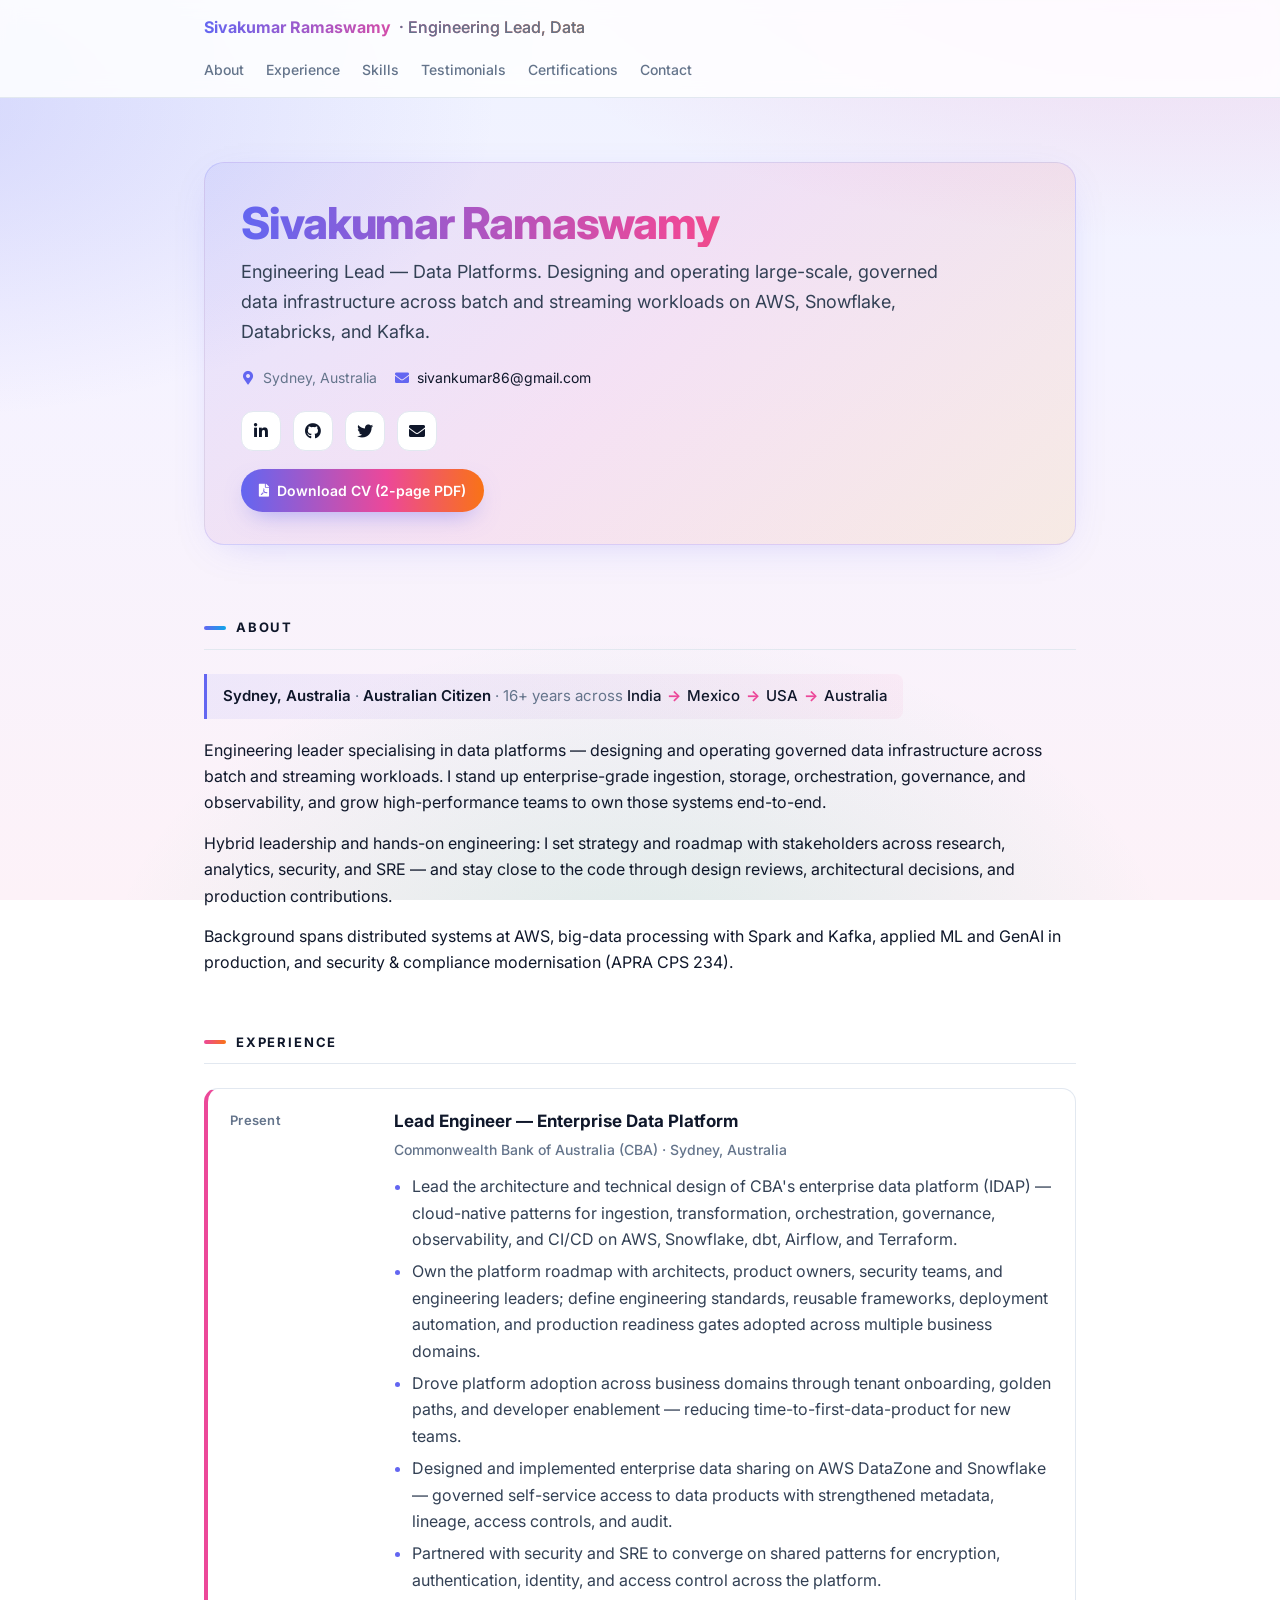
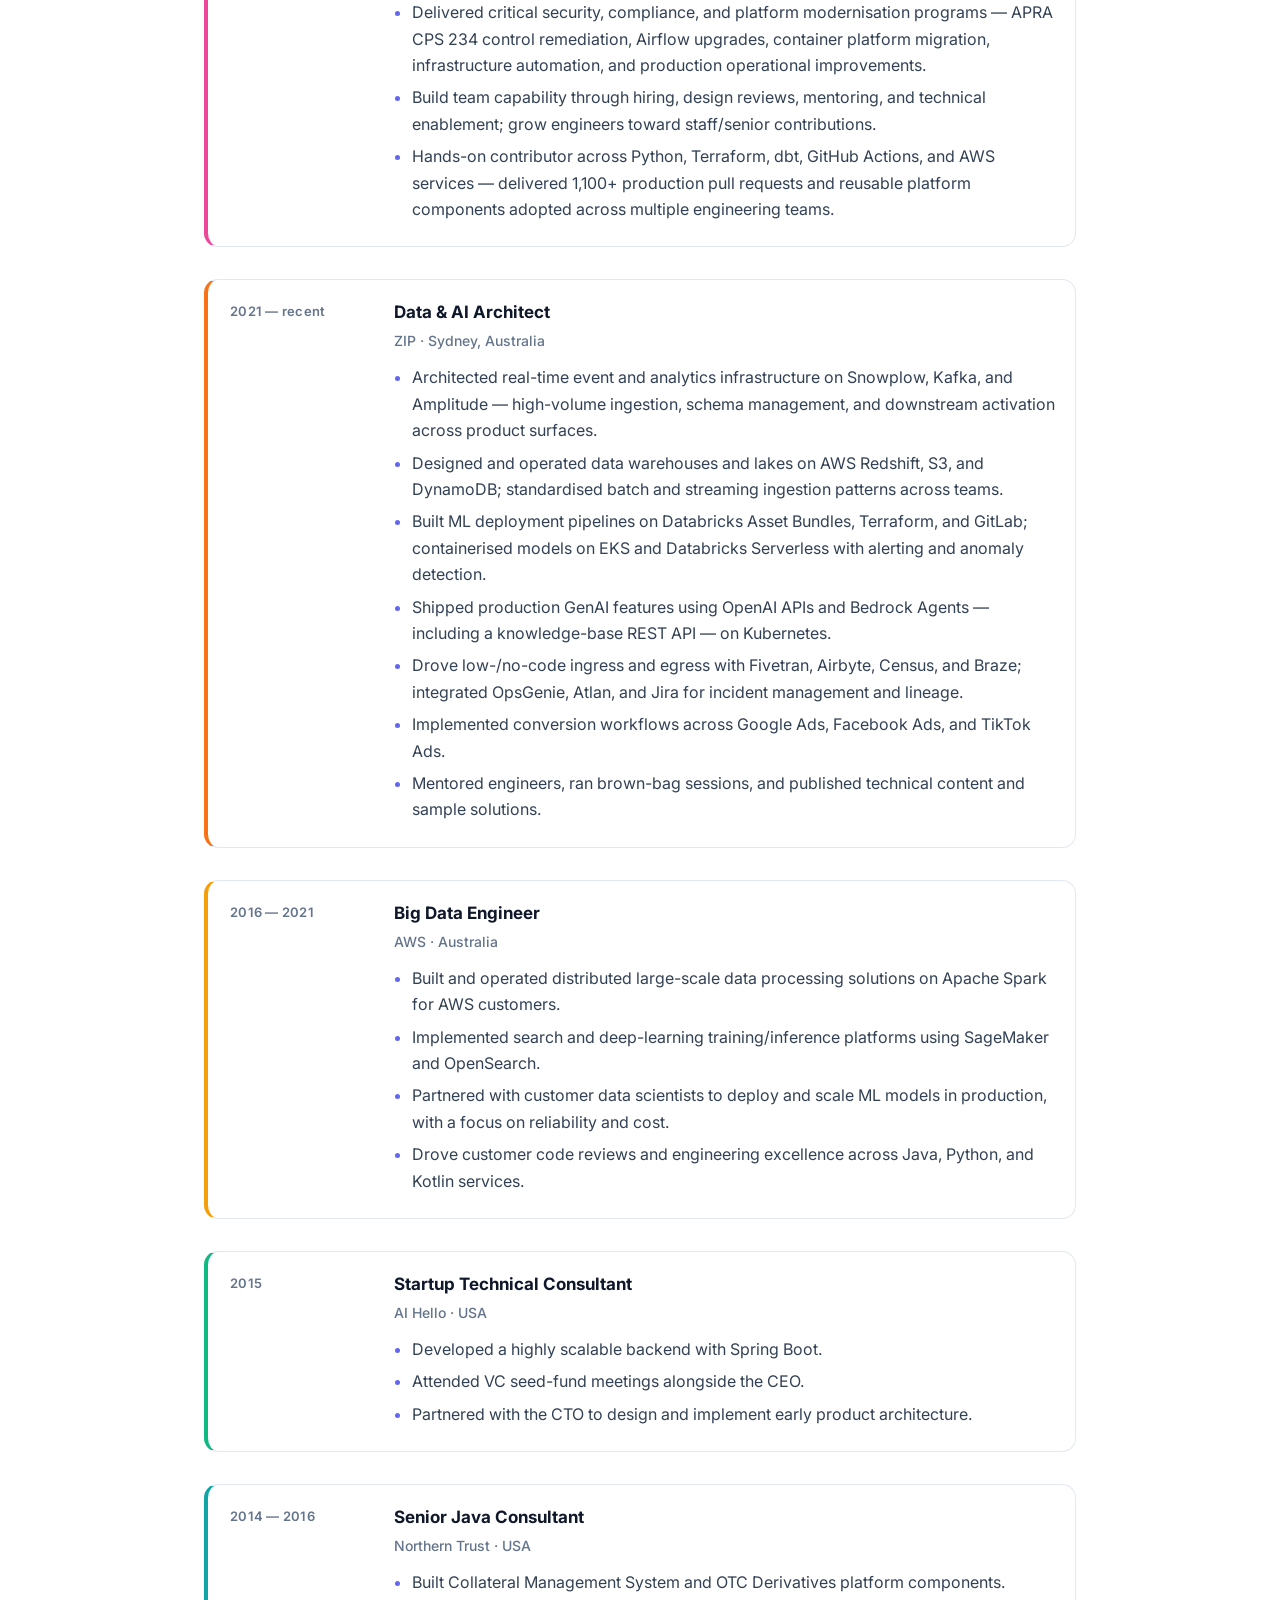
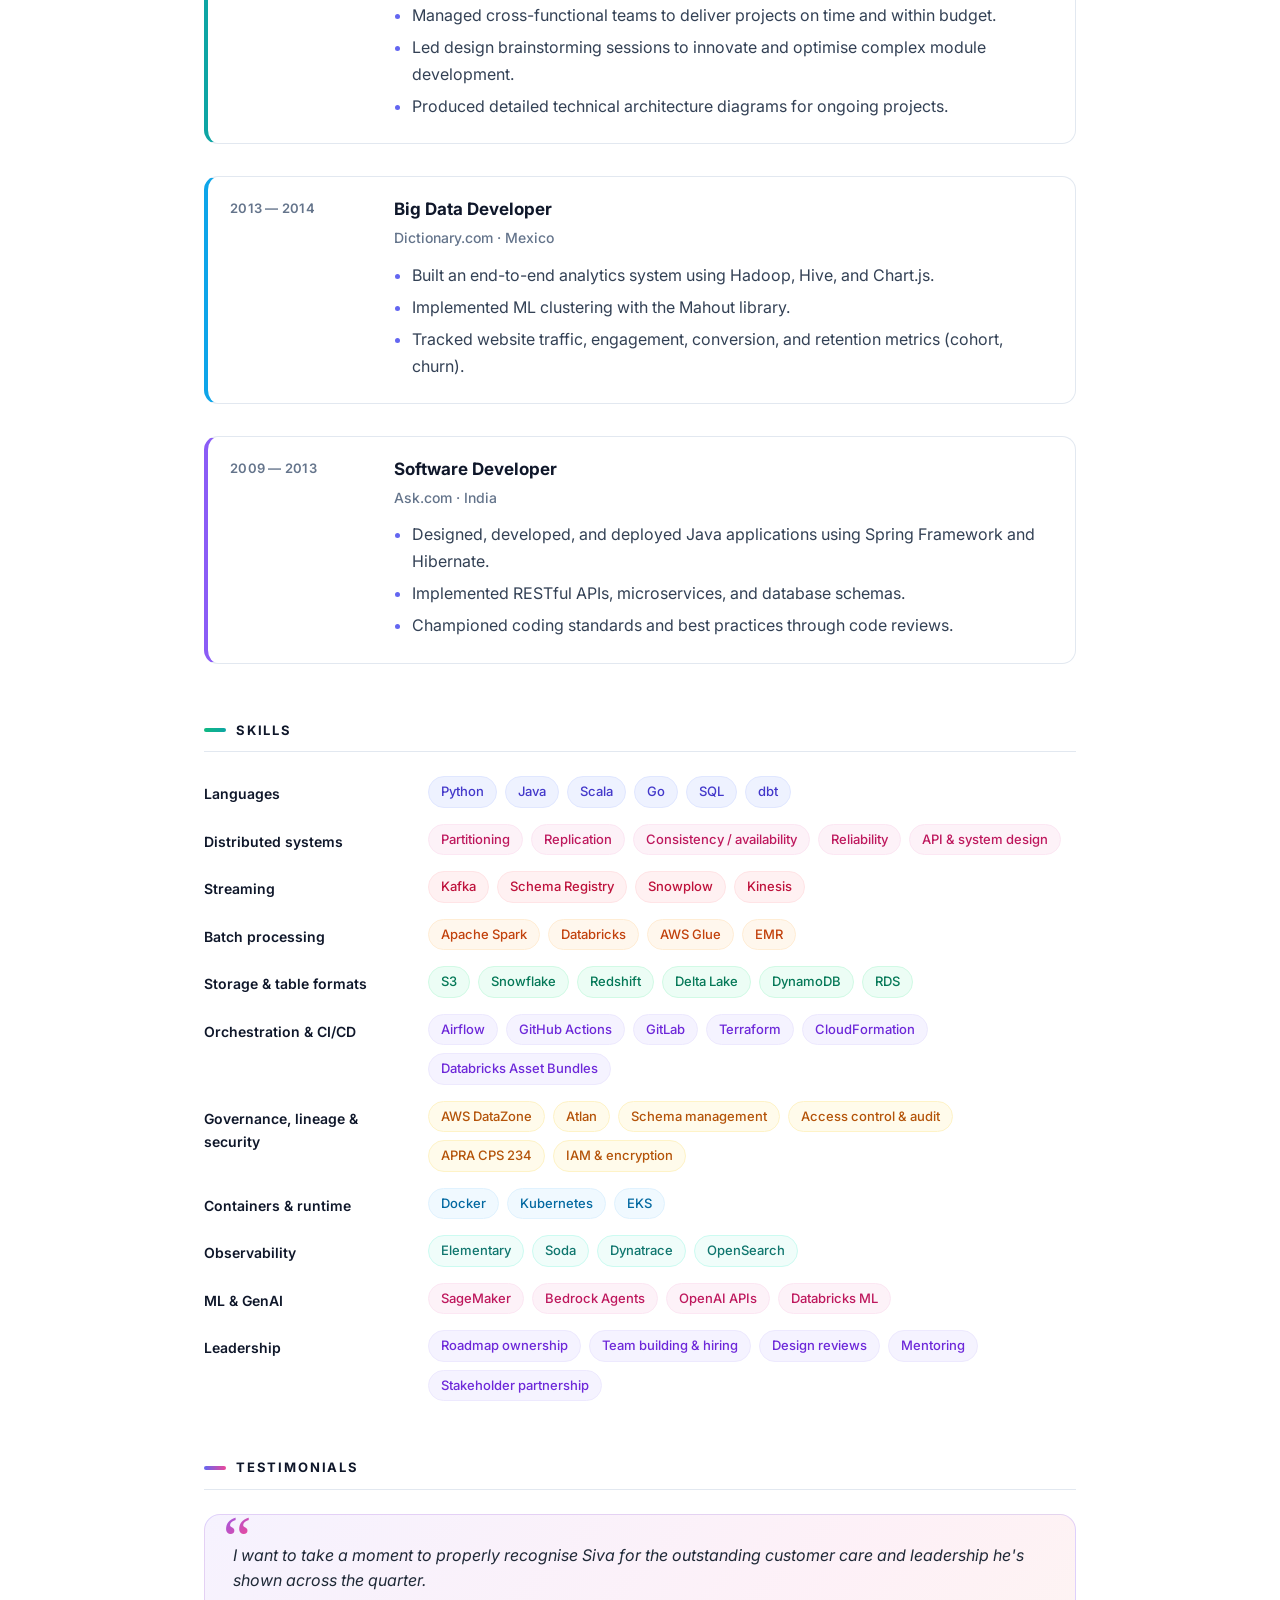
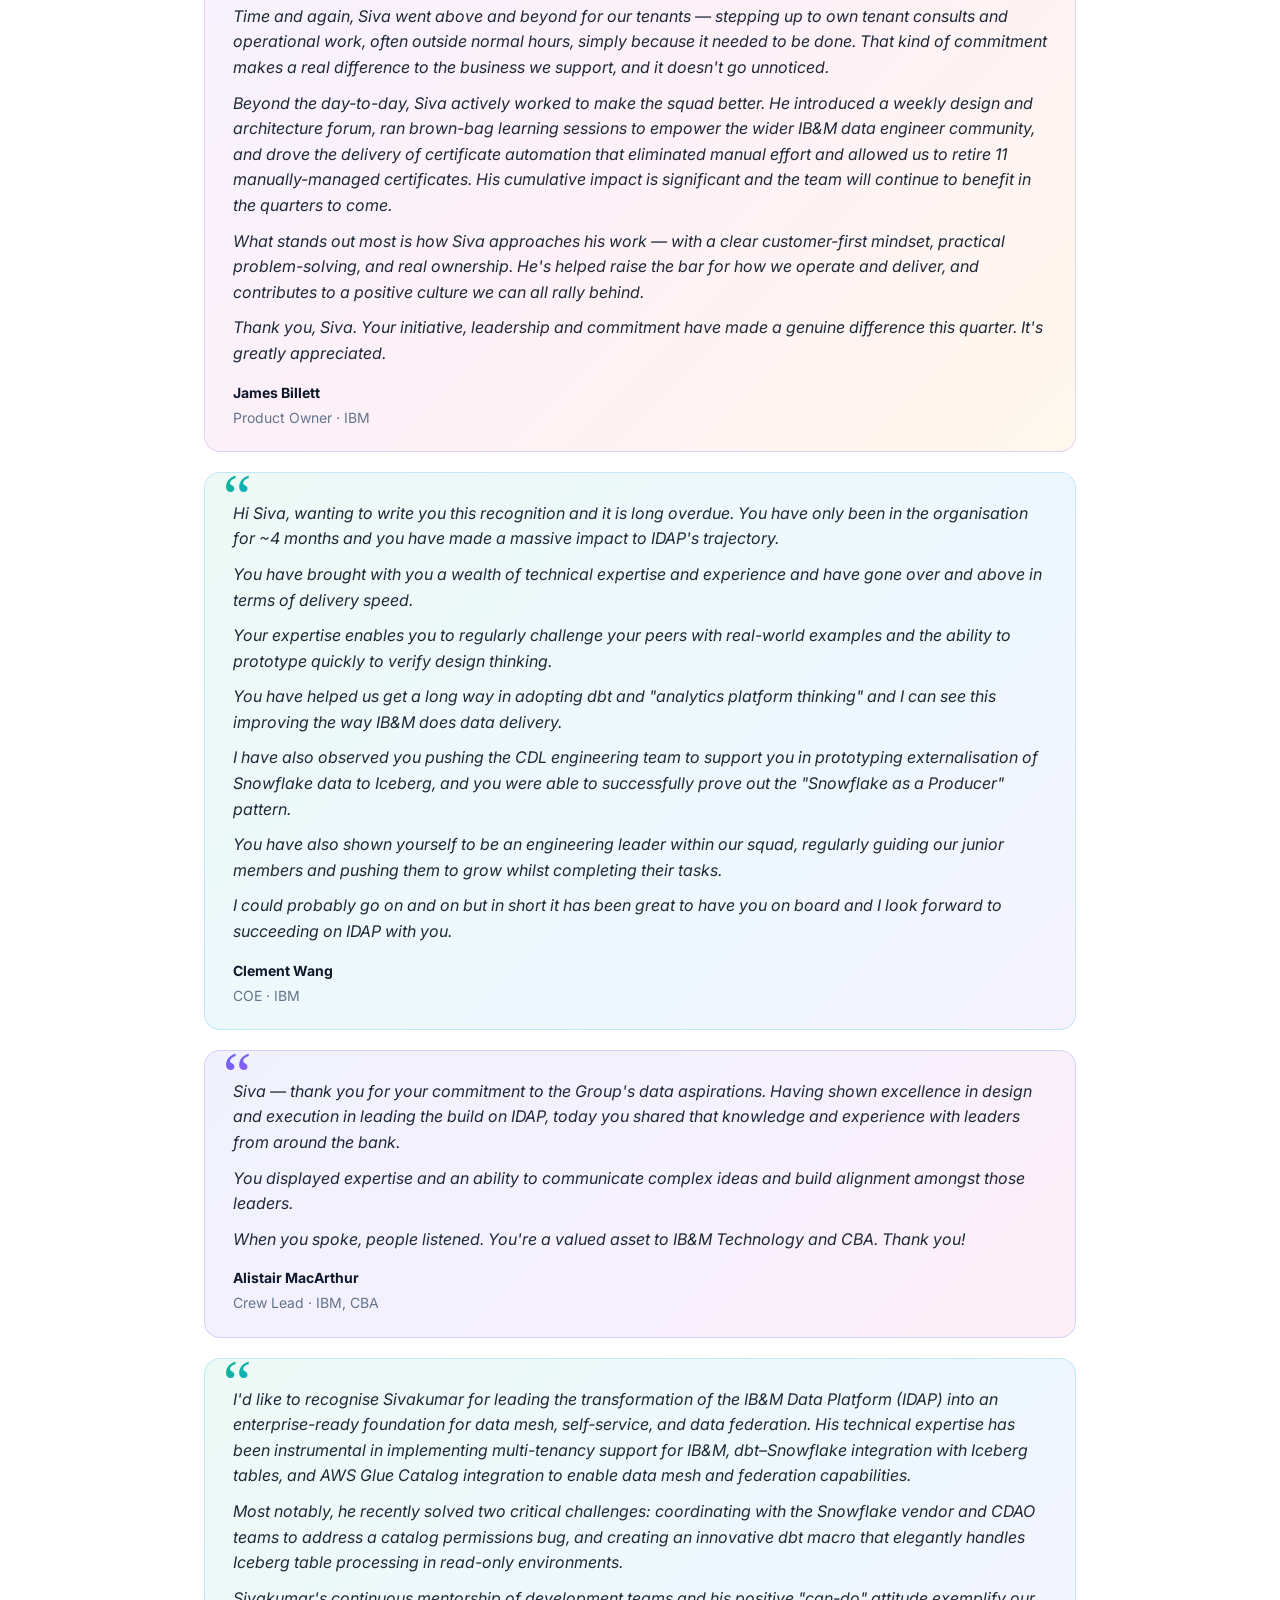
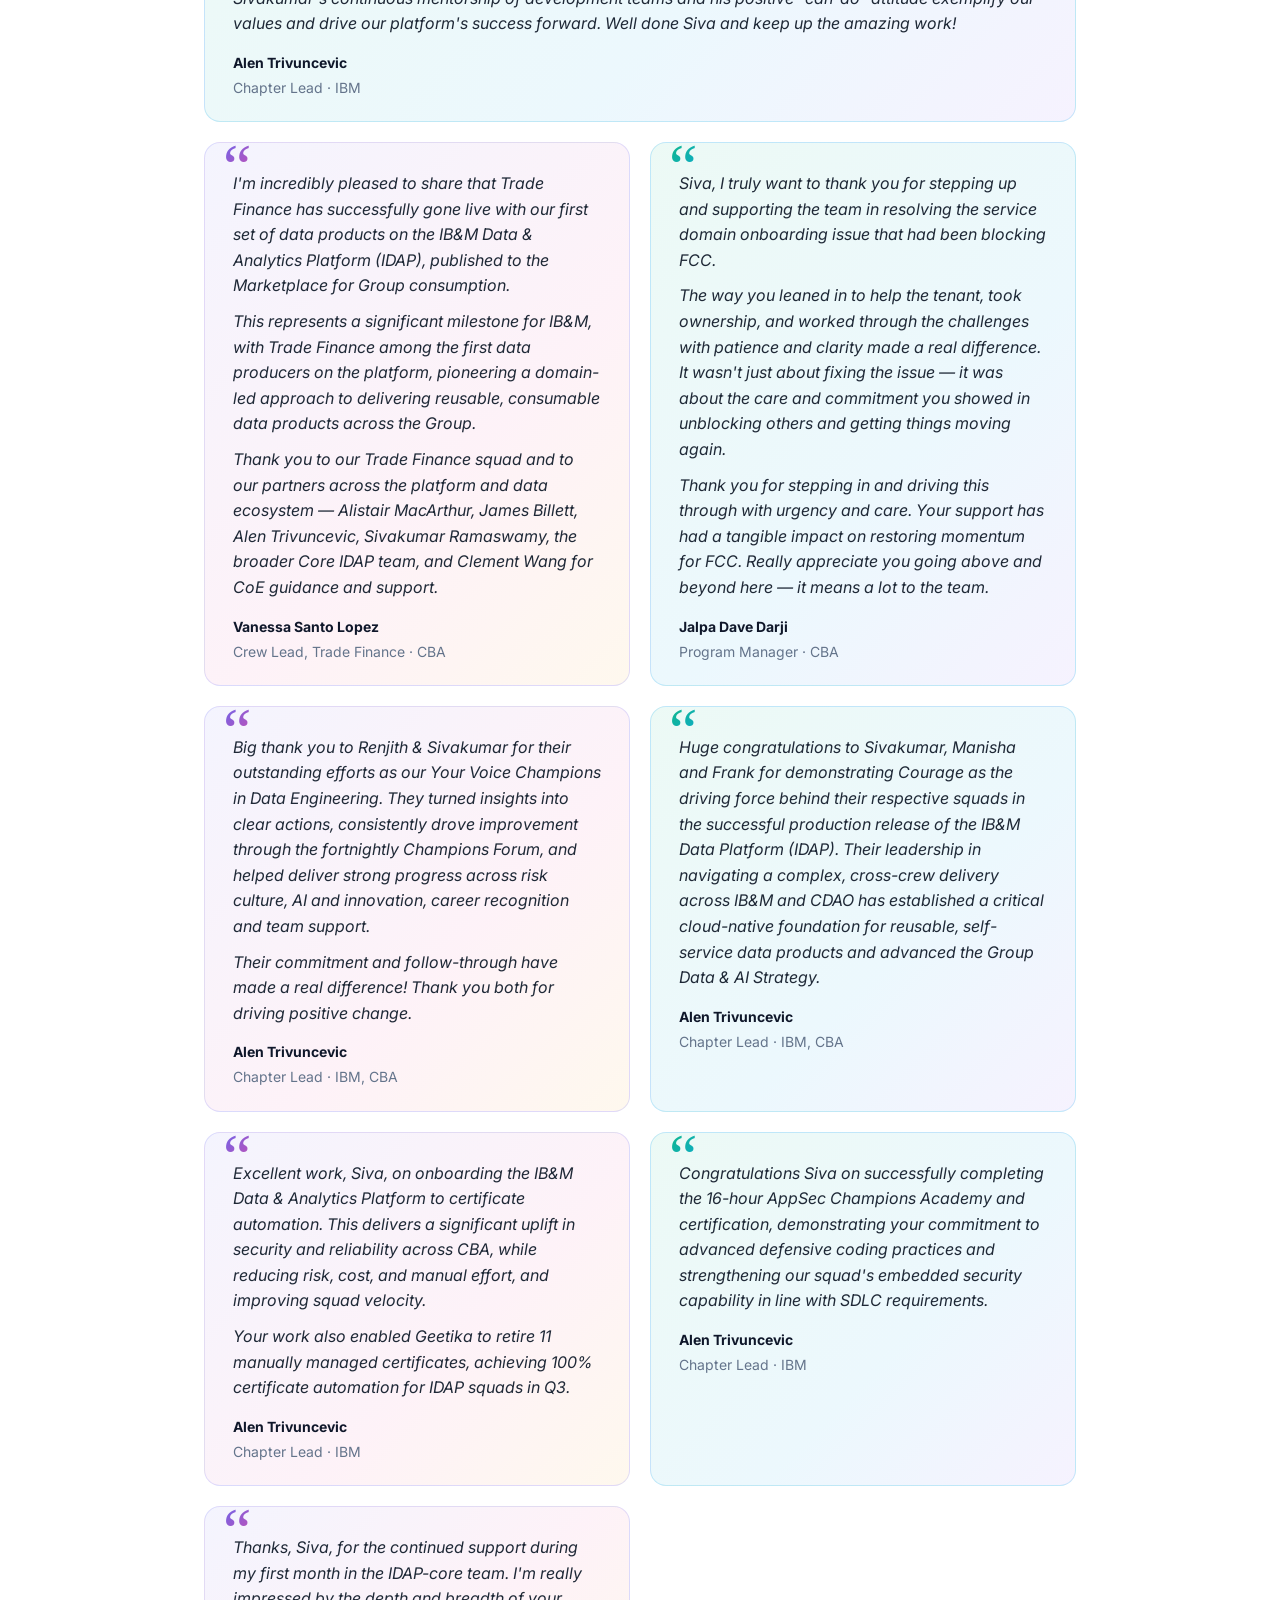
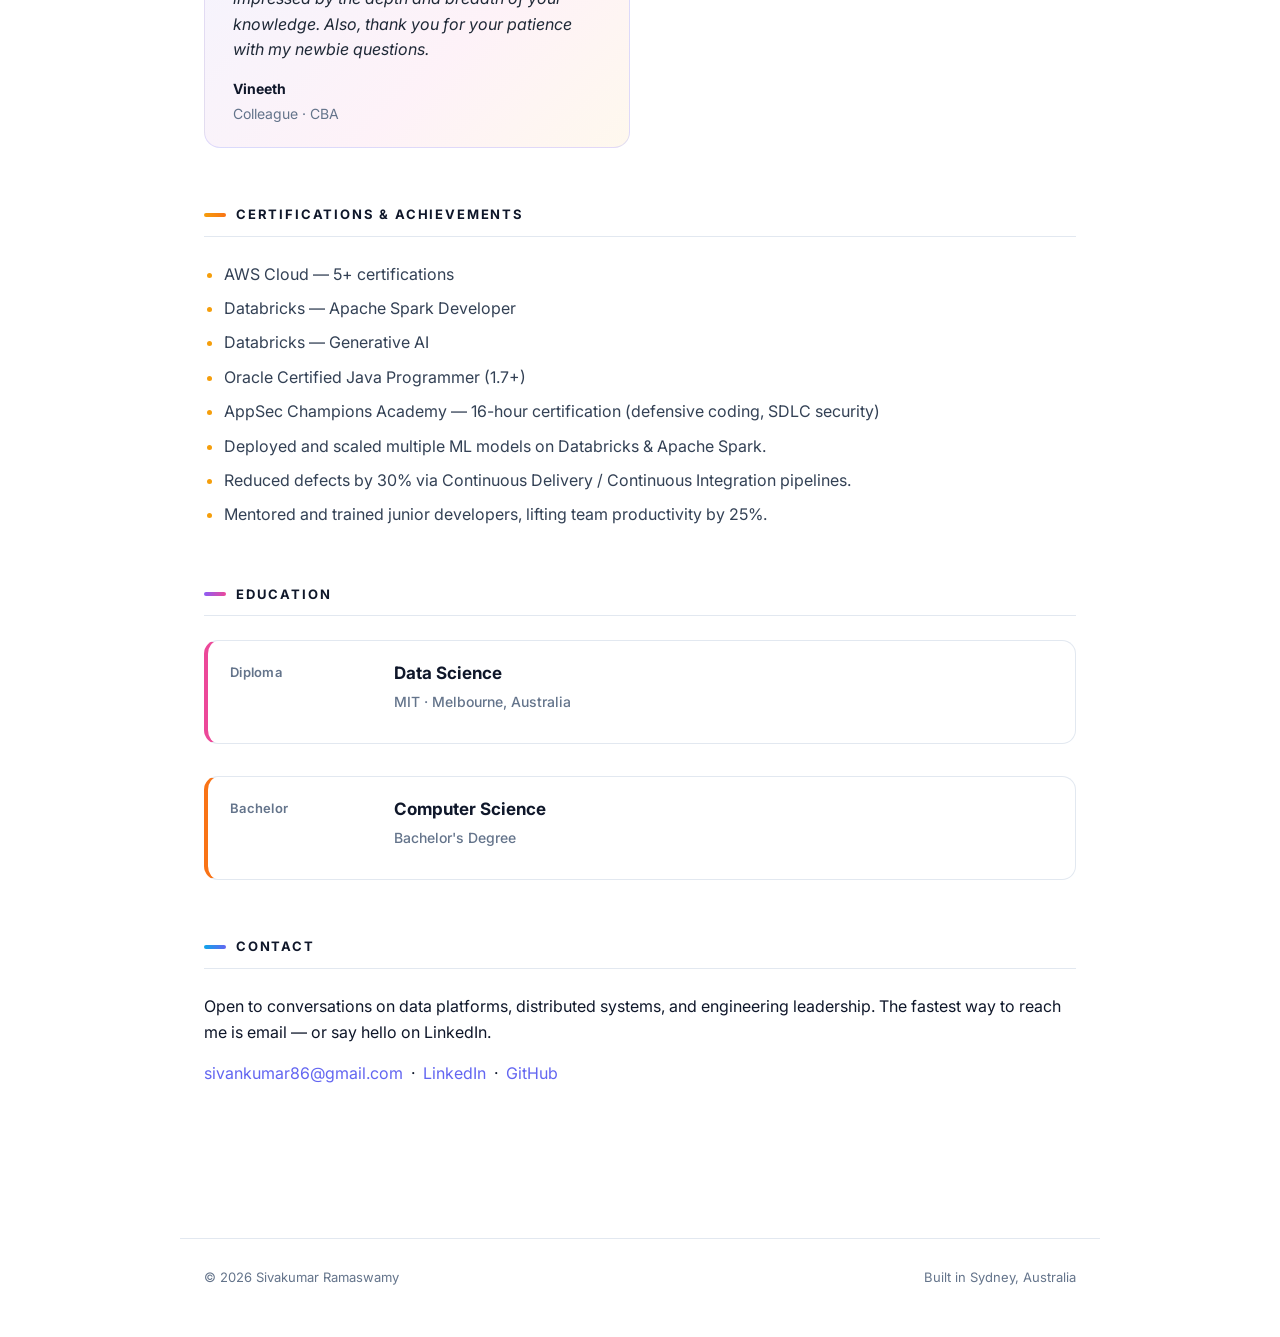
<file: index.html>
<!DOCTYPE HTML>
<html lang="en">
	<head>
		<title>Sivakumar Ramaswamy — Engineering Lead, Data Platforms</title>
		<meta charset="utf-8" />
		<meta name="viewport" content="width=device-width, initial-scale=1" />
		<meta name="description" content="Sivakumar Ramaswamy — Engineering Lead, Data Platforms. Building and operating large-scale, governed data infrastructure on AWS, Snowflake, Databricks, and Kafka." />
		<link rel="stylesheet" href="assets/css/profile.css" />
	</head>
	<body>

		<header class="topnav">
			<div class="topnav-inner">
				<a href="#top" class="brand">Sivakumar Ramaswamy<span class="role">· Engineering Lead, Data</span></a>
				<nav>
					<ul>
						<li><a href="#about">About</a></li>
						<li><a href="#experience">Experience</a></li>
						<li><a href="#skills">Skills</a></li>
						<li><a href="#testimonials">Testimonials</a></li>
						<li><a href="#certifications">Certifications</a></li>
						<li><a href="#contact">Contact</a></li>
					</ul>
				</nav>
			</div>
		</header>

		<main class="wrap" id="top">

			<section class="hero">
				<h1>Sivakumar Ramaswamy</h1>
				<p class="tagline">Engineering Lead — Data Platforms. Designing and operating large-scale, governed data infrastructure across batch and streaming workloads on AWS, Snowflake, Databricks, and Kafka.</p>
				<div class="meta">
					<span><i class="fas fa-map-marker-alt"></i>Sydney, Australia</span>
					<span><i class="fas fa-envelope"></i><a href="mailto:sivankumar86@gmail.com">sivankumar86@gmail.com</a></span>
				</div>
				<ul class="socials">
					<li><a href="https://www.linkedin.com/in/sivankumar86/" aria-label="LinkedIn" class="s-linkedin"><i class="fab fa-linkedin-in"></i><span class="label">LinkedIn</span></a></li>
					<li><a href="https://github.com/sivankumar86" aria-label="GitHub" class="s-github"><i class="fab fa-github"></i><span class="label">GitHub</span></a></li>
					<li><a href="https://x.com/sivankumar86" aria-label="Twitter" class="s-twitter"><i class="fab fa-twitter"></i><span class="label">Twitter</span></a></li>
					<li><a href="mailto:sivankumar86@gmail.com" aria-label="Email" class="s-email"><i class="fas fa-envelope"></i><span class="label">Email</span></a></li>
				</ul>
				<p class="cv-cta">
					<a href="resume.html" class="btn-cv"><i class="fas fa-file-pdf"></i> Download CV (2-page PDF)</a>
				</p>
			</section>

			<section id="about">
				<h2>About</h2>
				<p class="about-highlight"><strong>Sydney, Australia</strong> · <strong>Australian Citizen</strong> · 16+ years across <span class="journey">India <span class="arrow">→</span> Mexico <span class="arrow">→</span> USA <span class="arrow">→</span> Australia</span></p>
				<p>Engineering leader specialising in data platforms — designing and operating governed data infrastructure across batch and streaming workloads. I stand up enterprise-grade ingestion, storage, orchestration, governance, and observability, and grow high-performance teams to own those systems end-to-end.</p>
				<p>Hybrid leadership and hands-on engineering: I set strategy and roadmap with stakeholders across research, analytics, security, and SRE — and stay close to the code through design reviews, architectural decisions, and production contributions.</p>
				<p>Background spans distributed systems at AWS, big-data processing with Spark and Kafka, applied ML and GenAI in production, and security &amp; compliance modernisation (APRA CPS 234).</p>
			</section>

			<section id="experience">
				<h2>Experience</h2>

				<article class="job">
					<div class="when">Present</div>
					<div>
						<h3>Lead Engineer — Enterprise Data Platform</h3>
						<div class="company">Commonwealth Bank of Australia (CBA) · Sydney, Australia</div>
						<ul>
							<li>Lead the architecture and technical design of CBA's enterprise data platform (IDAP) — cloud-native patterns for ingestion, transformation, orchestration, governance, observability, and CI/CD on AWS, Snowflake, dbt, Airflow, and Terraform.</li>
							<li>Own the platform roadmap with architects, product owners, security teams, and engineering leaders; define engineering standards, reusable frameworks, deployment automation, and production readiness gates adopted across multiple business domains.</li>
							<li>Drove platform adoption across business domains through tenant onboarding, golden paths, and developer enablement — reducing time-to-first-data-product for new teams.</li>
							<li>Designed and implemented enterprise data sharing on AWS DataZone and Snowflake — governed self-service access to data products with strengthened metadata, lineage, access controls, and audit.</li>
							<li>Partnered with security and SRE to converge on shared patterns for encryption, authentication, identity, and access control across the platform.</li>
							<li>Delivered critical security, compliance, and platform modernisation programs — APRA CPS 234 control remediation, Airflow upgrades, container platform migration, infrastructure automation, and production operational improvements.</li>
							<li>Build team capability through hiring, design reviews, mentoring, and technical enablement; grow engineers toward staff/senior contributions.</li>
							<li>Hands-on contributor across Python, Terraform, dbt, GitHub Actions, and AWS services — delivered 1,100+ production pull requests and reusable platform components adopted across multiple engineering teams.</li>
						</ul>
					</div>
				</article>

				<article class="job">
					<div class="when">2021 — recent</div>
					<div>
						<h3>Data &amp; AI Architect</h3>
						<div class="company">ZIP · Sydney, Australia</div>
						<ul>
							<li>Architected real-time event and analytics infrastructure on Snowplow, Kafka, and Amplitude — high-volume ingestion, schema management, and downstream activation across product surfaces.</li>
							<li>Designed and operated data warehouses and lakes on AWS Redshift, S3, and DynamoDB; standardised batch and streaming ingestion patterns across teams.</li>
							<li>Built ML deployment pipelines on Databricks Asset Bundles, Terraform, and GitLab; containerised models on EKS and Databricks Serverless with alerting and anomaly detection.</li>
							<li>Shipped production GenAI features using OpenAI APIs and Bedrock Agents — including a knowledge-base REST API — on Kubernetes.</li>
							<li>Drove low-/no-code ingress and egress with Fivetran, Airbyte, Census, and Braze; integrated OpsGenie, Atlan, and Jira for incident management and lineage.</li>
							<li>Implemented conversion workflows across Google Ads, Facebook Ads, and TikTok Ads.</li>
							<li>Mentored engineers, ran brown-bag sessions, and published technical content and sample solutions.</li>
						</ul>
					</div>
				</article>

				<article class="job">
					<div class="when">2016 — 2021</div>
					<div>
						<h3>Big Data Engineer</h3>
						<div class="company">AWS · Australia</div>
						<ul>
							<li>Built and operated distributed large-scale data processing solutions on Apache Spark for AWS customers.</li>
							<li>Implemented search and deep-learning training/inference platforms using SageMaker and OpenSearch.</li>
							<li>Partnered with customer data scientists to deploy and scale ML models in production, with a focus on reliability and cost.</li>
							<li>Drove customer code reviews and engineering excellence across Java, Python, and Kotlin services.</li>
						</ul>
					</div>
				</article>

				<article class="job">
					<div class="when">2015</div>
					<div>
						<h3>Startup Technical Consultant</h3>
						<div class="company">AI Hello · USA</div>
						<ul>
							<li>Developed a highly scalable backend with Spring Boot.</li>
							<li>Attended VC seed-fund meetings alongside the CEO.</li>
							<li>Partnered with the CTO to design and implement early product architecture.</li>
						</ul>
					</div>
				</article>

				<article class="job">
					<div class="when">2014 — 2016</div>
					<div>
						<h3>Senior Java Consultant</h3>
						<div class="company">Northern Trust · USA</div>
						<ul>
							<li>Built Collateral Management System and OTC Derivatives platform components.</li>
							<li>Managed cross-functional teams to deliver projects on time and within budget.</li>
							<li>Led design brainstorming sessions to innovate and optimise complex module development.</li>
							<li>Produced detailed technical architecture diagrams for ongoing projects.</li>
						</ul>
					</div>
				</article>

				<article class="job">
					<div class="when">2013 — 2014</div>
					<div>
						<h3>Big Data Developer</h3>
						<div class="company">Dictionary.com · Mexico</div>
						<ul>
							<li>Built an end-to-end analytics system using Hadoop, Hive, and Chart.js.</li>
							<li>Implemented ML clustering with the Mahout library.</li>
							<li>Tracked website traffic, engagement, conversion, and retention metrics (cohort, churn).</li>
						</ul>
					</div>
				</article>

				<article class="job">
					<div class="when">2009 — 2013</div>
					<div>
						<h3>Software Developer</h3>
						<div class="company">Ask.com · India</div>
						<ul>
							<li>Designed, developed, and deployed Java applications using Spring Framework and Hibernate.</li>
							<li>Implemented RESTful APIs, microservices, and database schemas.</li>
							<li>Championed coding standards and best practices through code reviews.</li>
						</ul>
					</div>
				</article>
			</section>

			<section id="skills">
				<h2>Skills</h2>
				<dl class="skills-grid">
					<dt>Languages</dt>
					<dd>
						<span class="chip c-indigo">Python</span>
						<span class="chip c-indigo">Java</span>
						<span class="chip c-indigo">Scala</span>
						<span class="chip c-indigo">Go</span>
						<span class="chip c-indigo">SQL</span>
						<span class="chip c-indigo">dbt</span>
					</dd>

					<dt>Distributed systems</dt>
					<dd>
						<span class="chip c-pink">Partitioning</span>
						<span class="chip c-pink">Replication</span>
						<span class="chip c-pink">Consistency / availability</span>
						<span class="chip c-pink">Reliability</span>
						<span class="chip c-pink">API &amp; system design</span>
					</dd>

					<dt>Streaming</dt>
					<dd>
						<span class="chip c-rose">Kafka</span>
						<span class="chip c-rose">Schema Registry</span>
						<span class="chip c-rose">Snowplow</span>
						<span class="chip c-rose">Kinesis</span>
					</dd>

					<dt>Batch processing</dt>
					<dd>
						<span class="chip c-orange">Apache Spark</span>
						<span class="chip c-orange">Databricks</span>
						<span class="chip c-orange">AWS Glue</span>
						<span class="chip c-orange">EMR</span>
					</dd>

					<dt>Storage &amp; table formats</dt>
					<dd>
						<span class="chip c-emerald">S3</span>
						<span class="chip c-emerald">Snowflake</span>
						<span class="chip c-emerald">Redshift</span>
						<span class="chip c-emerald">Delta Lake</span>
						<span class="chip c-emerald">DynamoDB</span>
						<span class="chip c-emerald">RDS</span>
					</dd>

					<dt>Orchestration &amp; CI/CD</dt>
					<dd>
						<span class="chip c-violet">Airflow</span>
						<span class="chip c-violet">GitHub Actions</span>
						<span class="chip c-violet">GitLab</span>
						<span class="chip c-violet">Terraform</span>
						<span class="chip c-violet">CloudFormation</span>
						<span class="chip c-violet">Databricks Asset Bundles</span>
					</dd>

					<dt>Governance, lineage &amp; security</dt>
					<dd>
						<span class="chip c-amber">AWS DataZone</span>
						<span class="chip c-amber">Atlan</span>
						<span class="chip c-amber">Schema management</span>
						<span class="chip c-amber">Access control &amp; audit</span>
						<span class="chip c-amber">APRA CPS 234</span>
						<span class="chip c-amber">IAM &amp; encryption</span>
					</dd>

					<dt>Containers &amp; runtime</dt>
					<dd>
						<span class="chip c-sky">Docker</span>
						<span class="chip c-sky">Kubernetes</span>
						<span class="chip c-sky">EKS</span>
					</dd>

					<dt>Observability</dt>
					<dd>
						<span class="chip c-teal">Elementary</span>
						<span class="chip c-teal">Soda</span>
						<span class="chip c-teal">Dynatrace</span>
						<span class="chip c-teal">OpenSearch</span>
					</dd>

					<dt>ML &amp; GenAI</dt>
					<dd>
						<span class="chip c-pink">SageMaker</span>
						<span class="chip c-pink">Bedrock Agents</span>
						<span class="chip c-pink">OpenAI APIs</span>
						<span class="chip c-pink">Databricks ML</span>
					</dd>

					<dt>Leadership</dt>
					<dd>
						<span class="chip c-violet">Roadmap ownership</span>
						<span class="chip c-violet">Team building &amp; hiring</span>
						<span class="chip c-violet">Design reviews</span>
						<span class="chip c-violet">Mentoring</span>
						<span class="chip c-violet">Stakeholder partnership</span>
					</dd>
				</dl>
			</section>

			<section id="testimonials">
				<h2>Testimonials</h2>
				<div class="quotes">
					<figure class="quote feature">
						<blockquote>
							<p>I want to take a moment to properly recognise Siva for the outstanding customer care and leadership he's shown across the quarter.</p>
							<p>Time and again, Siva went above and beyond for our tenants — stepping up to own tenant consults and operational work, often outside normal hours, simply because it needed to be done. That kind of commitment makes a real difference to the business we support, and it doesn't go unnoticed.</p>
							<p>Beyond the day-to-day, Siva actively worked to make the squad better. He introduced a weekly design and architecture forum, ran brown-bag learning sessions to empower the wider IB&amp;M data engineer community, and drove the delivery of certificate automation that eliminated manual effort and allowed us to retire 11 manually-managed certificates. His cumulative impact is significant and the team will continue to benefit in the quarters to come.</p>
							<p>What stands out most is how Siva approaches his work — with a clear customer-first mindset, practical problem-solving, and real ownership. He's helped raise the bar for how we operate and deliver, and contributes to a positive culture we can all rally behind.</p>
							<p>Thank you, Siva. Your initiative, leadership and commitment have made a genuine difference this quarter. It's greatly appreciated.</p>
						</blockquote>
						<figcaption>
							<span class="author">James Billett</span>
							<span class="role">Product Owner · IBM</span>
						</figcaption>
					</figure>

					<figure class="quote feature feature-alt">
						<blockquote>
							<p>Hi Siva, wanting to write you this recognition and it is long overdue. You have only been in the organisation for ~4 months and you have made a massive impact to IDAP's trajectory.</p>
							<p>You have brought with you a wealth of technical expertise and experience and have gone over and above in terms of delivery speed.</p>
							<p>Your expertise enables you to regularly challenge your peers with real-world examples and the ability to prototype quickly to verify design thinking.</p>
							<p>You have helped us get a long way in adopting dbt and "analytics platform thinking" and I can see this improving the way IB&amp;M does data delivery.</p>
							<p>I have also observed you pushing the CDL engineering team to support you in prototyping externalisation of Snowflake data to Iceberg, and you were able to successfully prove out the "Snowflake as a Producer" pattern.</p>
							<p>You have also shown yourself to be an engineering leader within our squad, regularly guiding our junior members and pushing them to grow whilst completing their tasks.</p>
							<p>I could probably go on and on but in short it has been great to have you on board and I look forward to succeeding on IDAP with you.</p>
						</blockquote>
						<figcaption>
							<span class="author">Clement Wang</span>
							<span class="role">COE · IBM</span>
						</figcaption>
					</figure>

					<figure class="quote feature feature-cool">
						<blockquote>
							<p>Siva — thank you for your commitment to the Group's data aspirations. Having shown excellence in design and execution in leading the build on IDAP, today you shared that knowledge and experience with leaders from around the bank.</p>
							<p>You displayed expertise and an ability to communicate complex ideas and build alignment amongst those leaders.</p>
							<p>When you spoke, people listened. You're a valued asset to IB&amp;M Technology and CBA. Thank you!</p>
						</blockquote>
						<figcaption>
							<span class="author">Alistair MacArthur</span>
							<span class="role">Crew Lead · IBM, CBA</span>
						</figcaption>
					</figure>

					<figure class="quote feature feature-warm">
						<blockquote>
							<p>I'd like to recognise Sivakumar for leading the transformation of the IB&amp;M Data Platform (IDAP) into an enterprise-ready foundation for data mesh, self‑service, and data federation. His technical expertise has been instrumental in implementing multi-tenancy support for IB&amp;M, dbt–Snowflake integration with Iceberg tables, and AWS Glue Catalog integration to enable data mesh and federation capabilities.</p>
							<p>Most notably, he recently solved two critical challenges: coordinating with the Snowflake vendor and CDAO teams to address a catalog permissions bug, and creating an innovative dbt macro that elegantly handles Iceberg table processing in read-only environments.</p>
							<p>Sivakumar's continuous mentorship of development teams and his positive "can-do" attitude exemplify our values and drive our platform's success forward. Well done Siva and keep up the amazing work!</p>
						</blockquote>
						<figcaption>
							<span class="author">Alen Trivuncevic</span>
							<span class="role">Chapter Lead · IBM</span>
						</figcaption>
					</figure>

					<figure class="quote">
						<blockquote>
							<p>I'm incredibly pleased to share that Trade Finance has successfully gone live with our first set of data products on the IB&amp;M Data &amp; Analytics Platform (IDAP), published to the Marketplace for Group consumption.</p>
							<p>This represents a significant milestone for IB&amp;M, with Trade Finance among the first data producers on the platform, pioneering a domain-led approach to delivering reusable, consumable data products across the Group.</p>
							<p>Thank you to our Trade Finance squad and to our partners across the platform and data ecosystem — Alistair MacArthur, James Billett, Alen Trivuncevic, Sivakumar Ramaswamy, the broader Core IDAP team, and Clement Wang for CoE guidance and support.</p>
						</blockquote>
						<figcaption>
							<span class="author">Vanessa Santo Lopez</span>
							<span class="role">Crew Lead, Trade Finance · CBA</span>
						</figcaption>
					</figure>

					<figure class="quote">
						<blockquote>
							<p>Siva, I truly want to thank you for stepping up and supporting the team in resolving the service domain onboarding issue that had been blocking FCC.</p>
							<p>The way you leaned in to help the tenant, took ownership, and worked through the challenges with patience and clarity made a real difference. It wasn't just about fixing the issue — it was about the care and commitment you showed in unblocking others and getting things moving again.</p>
							<p>Thank you for stepping in and driving this through with urgency and care. Your support has had a tangible impact on restoring momentum for FCC. Really appreciate you going above and beyond here — it means a lot to the team.</p>
						</blockquote>
						<figcaption>
							<span class="author">Jalpa Dave Darji</span>
							<span class="role">Program Manager · CBA</span>
						</figcaption>
					</figure>

					<figure class="quote">
						<blockquote>
							<p>Big thank you to Renjith &amp; Sivakumar for their outstanding efforts as our Your Voice Champions in Data Engineering. They turned insights into clear actions, consistently drove improvement through the fortnightly Champions Forum, and helped deliver strong progress across risk culture, AI and innovation, career recognition and team support.</p>
							<p>Their commitment and follow-through have made a real difference! Thank you both for driving positive change.</p>
						</blockquote>
						<figcaption>
							<span class="author">Alen Trivuncevic</span>
							<span class="role">Chapter Lead · IBM, CBA</span>
						</figcaption>
					</figure>

					<figure class="quote">
						<blockquote>
							<p>Huge congratulations to Sivakumar, Manisha and Frank for demonstrating Courage as the driving force behind their respective squads in the successful production release of the IB&amp;M Data Platform (IDAP). Their leadership in navigating a complex, cross-crew delivery across IB&amp;M and CDAO has established a critical cloud-native foundation for reusable, self-service data products and advanced the Group Data &amp; AI Strategy.</p>
						</blockquote>
						<figcaption>
							<span class="author">Alen Trivuncevic</span>
							<span class="role">Chapter Lead · IBM, CBA</span>
						</figcaption>
					</figure>

					<figure class="quote">
						<blockquote>
							<p>Excellent work, Siva, on onboarding the IB&amp;M Data &amp; Analytics Platform to certificate automation. This delivers a significant uplift in security and reliability across CBA, while reducing risk, cost, and manual effort, and improving squad velocity.</p>
							<p>Your work also enabled Geetika to retire 11 manually managed certificates, achieving 100% certificate automation for IDAP squads in Q3.</p>
						</blockquote>
						<figcaption>
							<span class="author">Alen Trivuncevic</span>
							<span class="role">Chapter Lead · IBM</span>
						</figcaption>
					</figure>

					<figure class="quote">
						<blockquote>
							<p>Congratulations Siva on successfully completing the 16-hour AppSec Champions Academy and certification, demonstrating your commitment to advanced defensive coding practices and strengthening our squad's embedded security capability in line with SDLC requirements.</p>
						</blockquote>
						<figcaption>
							<span class="author">Alen Trivuncevic</span>
							<span class="role">Chapter Lead · IBM</span>
						</figcaption>
					</figure>

<figure class="quote">
						<blockquote>
							<p>Thanks, Siva, for the continued support during my first month in the IDAP-core team. I'm really impressed by the depth and breadth of your knowledge. Also, thank you for your patience with my newbie questions.</p>
						</blockquote>
						<figcaption>
							<span class="author">Vineeth</span>
							<span class="role">Colleague · CBA</span>
						</figcaption>
					</figure>
				</div>
			</section>

			<section id="certifications">
				<h2>Certifications &amp; Achievements</h2>
				<ul class="bullets">
					<li>AWS Cloud — 5+ certifications</li>
					<li>Databricks — Apache Spark Developer</li>
					<li>Databricks — Generative AI</li>
					<li>Oracle Certified Java Programmer (1.7+)</li>
					<li>AppSec Champions Academy — 16-hour certification (defensive coding, SDLC security)</li>
					<li>Deployed and scaled multiple ML models on Databricks &amp; Apache Spark.</li>
					<li>Reduced defects by 30% via Continuous Delivery / Continuous Integration pipelines.</li>
					<li>Mentored and trained junior developers, lifting team productivity by 25%.</li>
				</ul>
			</section>

			<section id="education">
				<h2>Education</h2>
				<article class="job">
					<div class="when">Diploma</div>
					<div>
						<h3>Data Science</h3>
						<div class="company">MIT · Melbourne, Australia</div>
					</div>
				</article>
				<article class="job">
					<div class="when">Bachelor</div>
					<div>
						<h3>Computer Science</h3>
						<div class="company">Bachelor's Degree</div>
					</div>
				</article>
			</section>

			<section id="contact">
				<h2>Contact</h2>
				<p>Open to conversations on data platforms, distributed systems, and engineering leadership. The fastest way to reach me is email — or say hello on LinkedIn.</p>
				<p>
					<a href="mailto:sivankumar86@gmail.com">sivankumar86@gmail.com</a> &nbsp;·&nbsp;
					<a href="https://www.linkedin.com/in/sivankumar86/">LinkedIn</a> &nbsp;·&nbsp;
					<a href="https://github.com/sivankumar86">GitHub</a>
				</p>
			</section>

		</main>

		<footer class="site">
			<span>© <span id="year"></span> Sivakumar Ramaswamy</span>
			<span>Built in Sydney, Australia</span>
		</footer>

		<script>
			document.getElementById('year').textContent = new Date().getFullYear();
		</script>
	</body>
</html>
</file>
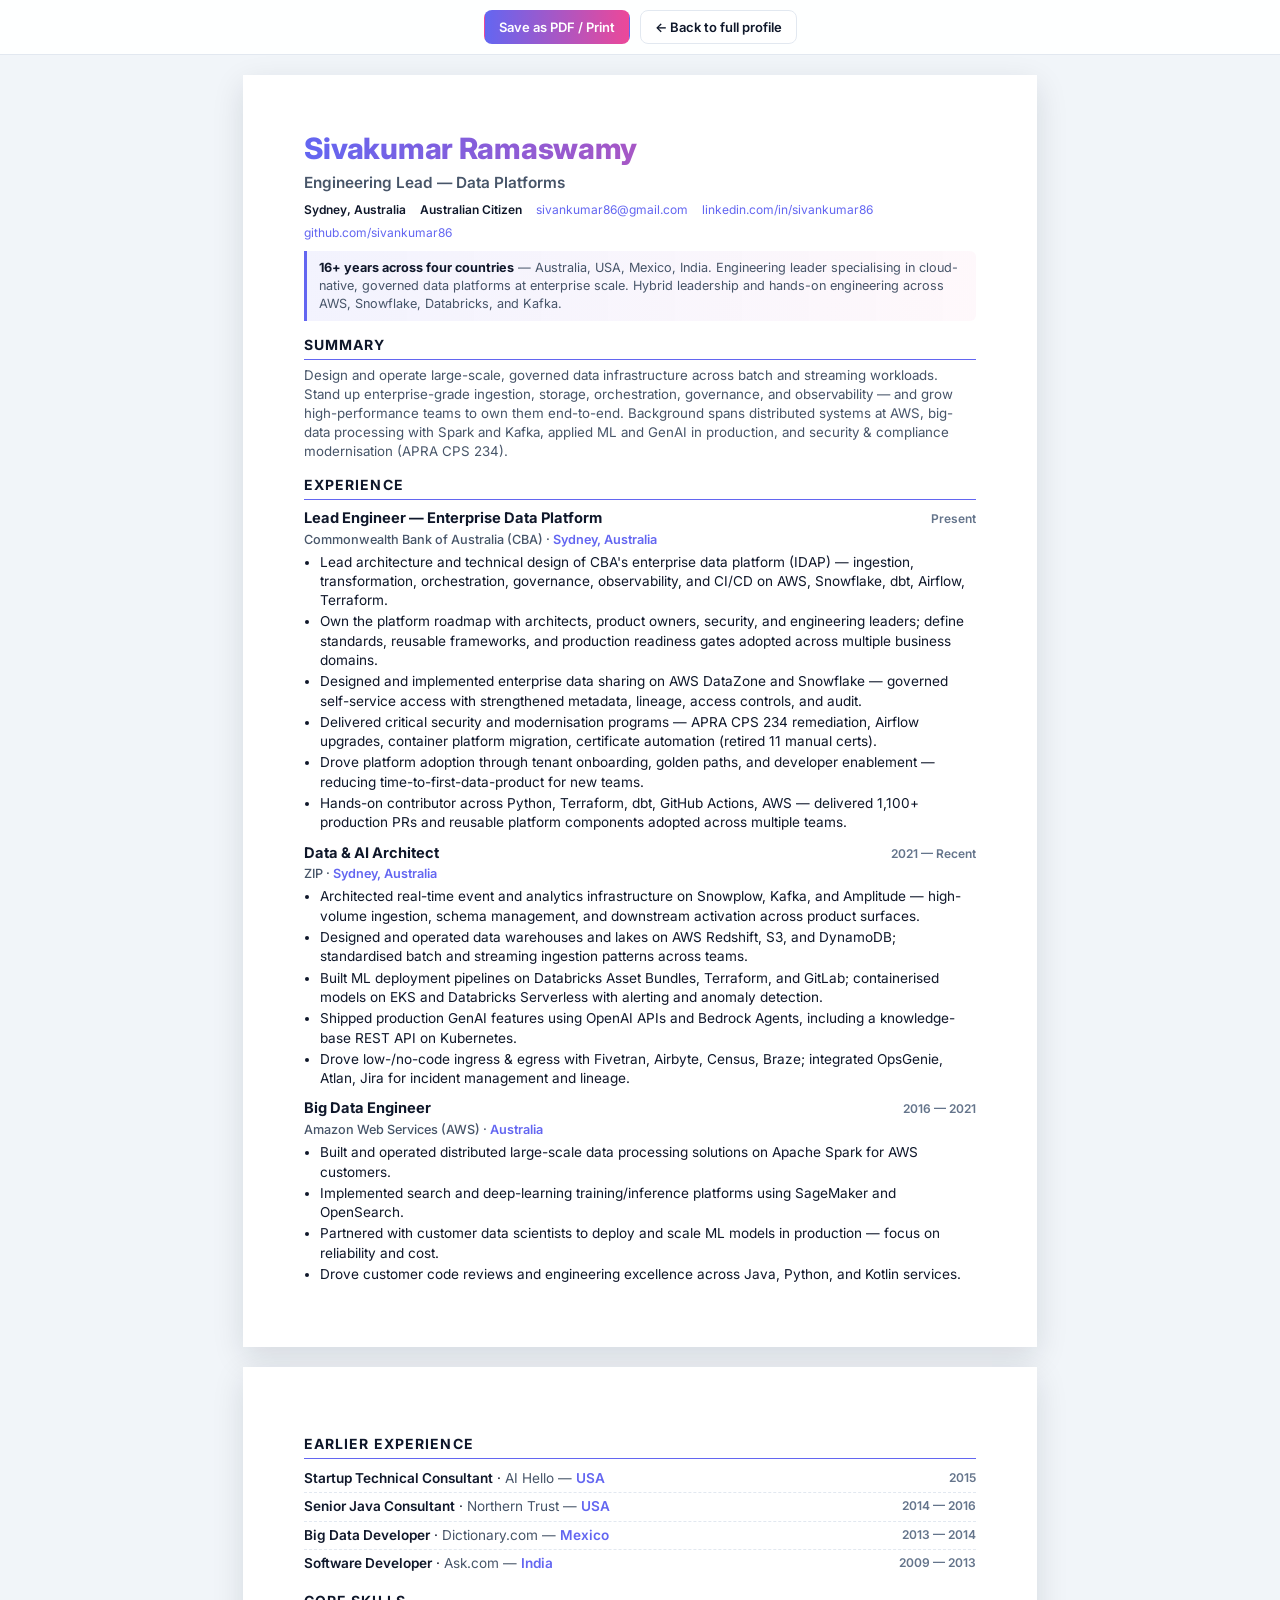
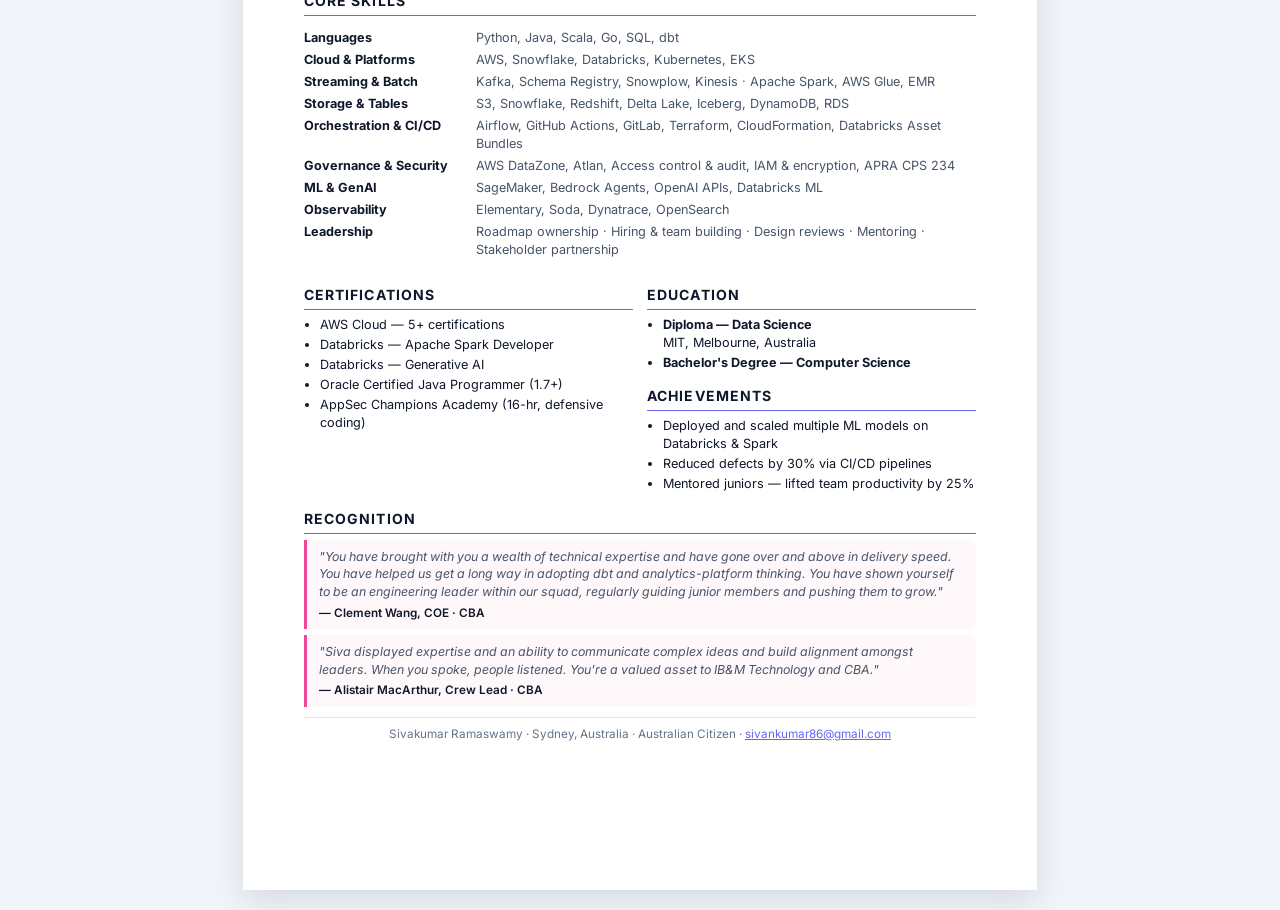
<file: resume.html>
<!DOCTYPE HTML>
<html lang="en">
<head>
	<title>Sivakumar Ramaswamy — CV</title>
	<meta charset="utf-8" />
	<meta name="viewport" content="width=device-width, initial-scale=1" />
	<meta name="description" content="Sivakumar Ramaswamy — Engineering Lead, Data Platforms. Condensed CV." />
	<link href="https://fonts.googleapis.com/css2?family=Inter:wght@300;400;500;600;700;800&display=swap" rel="stylesheet" />
	<style>
		:root {
			--text: #0f172a;
			--muted: #475569;
			--soft: #64748b;
			--rule: #e2e8f0;
			--accent: #6366f1;
			--accent-2: #ec4899;
			--bg: #ffffff;
		}

		* { box-sizing: border-box; }

		html, body {
			margin: 0;
			padding: 0;
			color: var(--text);
			font-family: 'Inter', -apple-system, BlinkMacSystemFont, 'Segoe UI', Roboto, sans-serif;
			background: #f1f5f9;
			-webkit-font-smoothing: antialiased;
		}

		.toolbar {
			position: sticky;
			top: 0;
			z-index: 10;
			background: rgba(255, 255, 255, 0.92);
			backdrop-filter: saturate(180%) blur(10px);
			border-bottom: 1px solid var(--rule);
			padding: 10px 16px;
			display: flex;
			justify-content: center;
			gap: 10px;
		}

		.toolbar button,
		.toolbar a {
			font: inherit;
			font-weight: 600;
			font-size: 13px;
			padding: 8px 14px;
			border-radius: 8px;
			border: 1px solid var(--rule);
			background: #fff;
			color: var(--text);
			cursor: pointer;
			text-decoration: none;
			transition: transform 0.1s ease, box-shadow 0.15s ease;
		}

		.toolbar button.primary {
			background: linear-gradient(90deg, var(--accent), var(--accent-2));
			color: #fff;
			border-color: transparent;
		}

		.toolbar button:hover,
		.toolbar a:hover {
			transform: translateY(-1px);
			box-shadow: 0 4px 12px rgba(15, 23, 42, 0.08);
		}

		.page {
			width: 210mm;
			min-height: 297mm;
			margin: 20px auto;
			background: var(--bg);
			padding: 14mm 16mm;
			box-shadow: 0 10px 30px rgba(15, 23, 42, 0.12);
			font-size: 10.2pt;
			line-height: 1.42;
			color: var(--text);
			page-break-after: always;
		}

		.page:last-of-type { page-break-after: auto; }

		/* Header */
		.cv-header h1 {
			margin: 0 0 2px;
			font-size: 22pt;
			font-weight: 800;
			letter-spacing: -0.01em;
			background: linear-gradient(90deg, var(--accent), var(--accent-2));
			-webkit-background-clip: text;
			background-clip: text;
			-webkit-text-fill-color: transparent;
		}

		.cv-header .title {
			margin: 0 0 8px;
			font-size: 11.5pt;
			font-weight: 600;
			color: var(--muted);
		}

		.cv-header .meta {
			display: flex;
			flex-wrap: wrap;
			gap: 6px 14px;
			font-size: 9pt;
			color: var(--soft);
			margin-bottom: 4px;
		}

		.cv-header .meta a {
			color: var(--accent);
			text-decoration: none;
		}

		.cv-header .meta strong {
			color: var(--text);
			font-weight: 600;
		}

		.highlight-bar {
			margin: 10px 0 14px;
			padding: 8px 12px;
			border-left: 3px solid var(--accent);
			background: linear-gradient(90deg, rgba(99, 102, 241, 0.08), rgba(236, 72, 153, 0.04));
			border-radius: 0 6px 6px 0;
			font-size: 9.5pt;
			color: var(--muted);
		}

		.highlight-bar strong { color: var(--text); }

		/* Section */
		h2 {
			font-size: 10.5pt;
			font-weight: 700;
			text-transform: uppercase;
			letter-spacing: 0.08em;
			margin: 14px 0 6px;
			padding-bottom: 4px;
			border-bottom: 1.5px solid var(--accent);
			color: var(--text);
		}

		p { margin: 4px 0; }

		.summary {
			margin: 0 0 4px;
			font-size: 10pt;
			color: var(--muted);
		}

		/* Job */
		.job {
			margin: 8px 0 10px;
		}

		.job-head {
			display: flex;
			justify-content: space-between;
			align-items: baseline;
			gap: 8px;
			margin-bottom: 2px;
		}

		.job-head h3 {
			margin: 0;
			font-size: 11pt;
			font-weight: 700;
		}

		.job-head .when {
			font-size: 9pt;
			color: var(--soft);
			font-weight: 600;
			white-space: nowrap;
		}

		.company {
			font-size: 9.5pt;
			color: var(--muted);
			font-weight: 500;
			margin-bottom: 4px;
		}

		.company .country {
			color: var(--accent);
			font-weight: 600;
		}

		.job ul {
			margin: 4px 0 0;
			padding-left: 16px;
		}

		.job li {
			margin-bottom: 2px;
		}

		/* Compact roles list */
		.compact-roles {
			list-style: none;
			padding: 0;
			margin: 4px 0 0;
		}

		.compact-roles li {
			display: flex;
			justify-content: space-between;
			gap: 10px;
			padding: 4px 0;
			border-bottom: 1px dashed var(--rule);
		}

		.compact-roles li:last-child { border-bottom: none; }

		.compact-roles .role {
			font-weight: 600;
		}

		.compact-roles .org {
			color: var(--muted);
		}

		.compact-roles .when {
			font-size: 9pt;
			color: var(--soft);
			white-space: nowrap;
			font-weight: 600;
		}

		/* Skills */
		.skills {
			display: grid;
			grid-template-columns: 160px 1fr;
			gap: 4px 12px;
			font-size: 9.5pt;
		}

		.skills dt {
			font-weight: 700;
			color: var(--text);
		}

		.skills dd {
			margin: 0;
			color: var(--muted);
		}

		/* Two-column block */
		.two-col {
			display: grid;
			grid-template-columns: 1fr 1fr;
			gap: 14px;
		}

		.two-col ul {
			margin: 4px 0 0;
			padding-left: 16px;
		}

		.two-col li { margin-bottom: 2px; font-size: 9.5pt; }

		/* Recognition */
		.recognition {
			margin: 6px 0 0;
			padding: 8px 12px;
			border-left: 3px solid var(--accent-2);
			background: rgba(236, 72, 153, 0.04);
			border-radius: 0 6px 6px 0;
			font-size: 9.3pt;
			color: var(--muted);
			font-style: italic;
		}

		.recognition .who {
			display: block;
			margin-top: 4px;
			font-style: normal;
			font-weight: 600;
			color: var(--text);
			font-size: 8.8pt;
		}

		.footer-line {
			margin-top: 10px;
			padding-top: 8px;
			border-top: 1px solid var(--rule);
			font-size: 8.8pt;
			color: var(--soft);
			text-align: center;
		}

		/* Print rules */
		@page {
			size: A4;
			margin: 0;
		}

		@media print {
			html, body { background: #fff; }
			.toolbar { display: none; }
			.page {
				margin: 0;
				box-shadow: none;
				width: 210mm;
				min-height: 297mm;
			}
		}
	</style>
</head>
<body>

	<div class="toolbar">
		<button class="primary" onclick="window.print()">Save as PDF / Print</button>
		<a href="index.html">← Back to full profile</a>
	</div>

	<!-- PAGE 1 -->
	<section class="page">
		<header class="cv-header">
			<h1>Sivakumar Ramaswamy</h1>
			<p class="title">Engineering Lead — Data Platforms</p>
			<div class="meta">
				<span><strong>Sydney, Australia</strong></span>
				<span><strong>Australian Citizen</strong></span>
				<span><a href="mailto:sivankumar86@gmail.com">sivankumar86@gmail.com</a></span>
				<span><a href="https://www.linkedin.com/in/sivankumar86/">linkedin.com/in/sivankumar86</a></span>
				<span><a href="https://github.com/sivankumar86">github.com/sivankumar86</a></span>
			</div>
			<div class="highlight-bar">
				<strong>16+ years across four countries</strong> — Australia, USA, Mexico, India. Engineering leader specialising in cloud-native, governed data platforms at enterprise scale. Hybrid leadership and hands-on engineering across AWS, Snowflake, Databricks, and Kafka.
			</div>
		</header>

		<h2>Summary</h2>
		<p class="summary">Design and operate large-scale, governed data infrastructure across batch and streaming workloads. Stand up enterprise-grade ingestion, storage, orchestration, governance, and observability — and grow high-performance teams to own them end-to-end. Background spans distributed systems at AWS, big-data processing with Spark and Kafka, applied ML and GenAI in production, and security &amp; compliance modernisation (APRA CPS 234).</p>

		<h2>Experience</h2>

		<article class="job">
			<div class="job-head">
				<h3>Lead Engineer — Enterprise Data Platform</h3>
				<span class="when">Present</span>
			</div>
			<div class="company">Commonwealth Bank of Australia (CBA) · <span class="country">Sydney, Australia</span></div>
			<ul>
				<li>Lead architecture and technical design of CBA's enterprise data platform (IDAP) — ingestion, transformation, orchestration, governance, observability, and CI/CD on AWS, Snowflake, dbt, Airflow, Terraform.</li>
				<li>Own the platform roadmap with architects, product owners, security, and engineering leaders; define standards, reusable frameworks, and production readiness gates adopted across multiple business domains.</li>
				<li>Designed and implemented enterprise data sharing on AWS DataZone and Snowflake — governed self-service access with strengthened metadata, lineage, access controls, and audit.</li>
				<li>Delivered critical security and modernisation programs — APRA CPS 234 remediation, Airflow upgrades, container platform migration, certificate automation (retired 11 manual certs).</li>
				<li>Drove platform adoption through tenant onboarding, golden paths, and developer enablement — reducing time-to-first-data-product for new teams.</li>
				<li>Hands-on contributor across Python, Terraform, dbt, GitHub Actions, AWS — delivered 1,100+ production PRs and reusable platform components adopted across multiple teams.</li>
			</ul>
		</article>

		<article class="job">
			<div class="job-head">
				<h3>Data &amp; AI Architect</h3>
				<span class="when">2021 — Recent</span>
			</div>
			<div class="company">ZIP · <span class="country">Sydney, Australia</span></div>
			<ul>
				<li>Architected real-time event and analytics infrastructure on Snowplow, Kafka, and Amplitude — high-volume ingestion, schema management, and downstream activation across product surfaces.</li>
				<li>Designed and operated data warehouses and lakes on AWS Redshift, S3, and DynamoDB; standardised batch and streaming ingestion patterns across teams.</li>
				<li>Built ML deployment pipelines on Databricks Asset Bundles, Terraform, and GitLab; containerised models on EKS and Databricks Serverless with alerting and anomaly detection.</li>
				<li>Shipped production GenAI features using OpenAI APIs and Bedrock Agents, including a knowledge-base REST API on Kubernetes.</li>
				<li>Drove low-/no-code ingress &amp; egress with Fivetran, Airbyte, Census, Braze; integrated OpsGenie, Atlan, Jira for incident management and lineage.</li>
			</ul>
		</article>

		<article class="job">
			<div class="job-head">
				<h3>Big Data Engineer</h3>
				<span class="when">2016 — 2021</span>
			</div>
			<div class="company">Amazon Web Services (AWS) · <span class="country">Australia</span></div>
			<ul>
				<li>Built and operated distributed large-scale data processing solutions on Apache Spark for AWS customers.</li>
				<li>Implemented search and deep-learning training/inference platforms using SageMaker and OpenSearch.</li>
				<li>Partnered with customer data scientists to deploy and scale ML models in production — focus on reliability and cost.</li>
				<li>Drove customer code reviews and engineering excellence across Java, Python, and Kotlin services.</li>
			</ul>
		</article>
	</section>

	<!-- PAGE 2 -->
	<section class="page">

		<h2>Earlier Experience</h2>
		<ul class="compact-roles">
			<li>
				<span><span class="role">Startup Technical Consultant</span> · <span class="org">AI Hello — <span style="color: var(--accent); font-weight: 600;">USA</span></span></span>
				<span class="when">2015</span>
			</li>
			<li>
				<span><span class="role">Senior Java Consultant</span> · <span class="org">Northern Trust — <span style="color: var(--accent); font-weight: 600;">USA</span></span></span>
				<span class="when">2014 — 2016</span>
			</li>
			<li>
				<span><span class="role">Big Data Developer</span> · <span class="org">Dictionary.com — <span style="color: var(--accent); font-weight: 600;">Mexico</span></span></span>
				<span class="when">2013 — 2014</span>
			</li>
			<li>
				<span><span class="role">Software Developer</span> · <span class="org">Ask.com — <span style="color: var(--accent); font-weight: 600;">India</span></span></span>
				<span class="when">2009 — 2013</span>
			</li>
		</ul>

		<h2>Core Skills</h2>
		<dl class="skills">
			<dt>Languages</dt>
			<dd>Python, Java, Scala, Go, SQL, dbt</dd>

			<dt>Cloud &amp; Platforms</dt>
			<dd>AWS, Snowflake, Databricks, Kubernetes, EKS</dd>

			<dt>Streaming &amp; Batch</dt>
			<dd>Kafka, Schema Registry, Snowplow, Kinesis · Apache Spark, AWS Glue, EMR</dd>

			<dt>Storage &amp; Tables</dt>
			<dd>S3, Snowflake, Redshift, Delta Lake, Iceberg, DynamoDB, RDS</dd>

			<dt>Orchestration &amp; CI/CD</dt>
			<dd>Airflow, GitHub Actions, GitLab, Terraform, CloudFormation, Databricks Asset Bundles</dd>

			<dt>Governance &amp; Security</dt>
			<dd>AWS DataZone, Atlan, Access control &amp; audit, IAM &amp; encryption, APRA CPS 234</dd>

			<dt>ML &amp; GenAI</dt>
			<dd>SageMaker, Bedrock Agents, OpenAI APIs, Databricks ML</dd>

			<dt>Observability</dt>
			<dd>Elementary, Soda, Dynatrace, OpenSearch</dd>

			<dt>Leadership</dt>
			<dd>Roadmap ownership · Hiring &amp; team building · Design reviews · Mentoring · Stakeholder partnership</dd>
		</dl>

		<div class="two-col">
			<div>
				<h2>Certifications</h2>
				<ul>
					<li>AWS Cloud — 5+ certifications</li>
					<li>Databricks — Apache Spark Developer</li>
					<li>Databricks — Generative AI</li>
					<li>Oracle Certified Java Programmer (1.7+)</li>
					<li>AppSec Champions Academy (16-hr, defensive coding)</li>
				</ul>
			</div>
			<div>
				<h2>Education</h2>
				<ul>
					<li><strong>Diploma — Data Science</strong><br/>MIT, Melbourne, Australia</li>
					<li><strong>Bachelor's Degree — Computer Science</strong></li>
				</ul>

				<h2>Achievements</h2>
				<ul>
					<li>Deployed and scaled multiple ML models on Databricks &amp; Spark</li>
					<li>Reduced defects by 30% via CI/CD pipelines</li>
					<li>Mentored juniors — lifted team productivity by 25%</li>
				</ul>
			</div>
		</div>

		<h2>Recognition</h2>
		<div class="recognition">
			"You have brought with you a wealth of technical expertise and have gone over and above in delivery speed. You have helped us get a long way in adopting dbt and analytics-platform thinking. You have shown yourself to be an engineering leader within our squad, regularly guiding junior members and pushing them to grow."
			<span class="who">— Clement Wang, COE · CBA</span>
		</div>
		<div class="recognition">
			"Siva displayed expertise and an ability to communicate complex ideas and build alignment amongst leaders. When you spoke, people listened. You're a valued asset to IB&amp;M Technology and CBA."
			<span class="who">— Alistair MacArthur, Crew Lead · CBA</span>
		</div>

		<div class="footer-line">
			Sivakumar Ramaswamy · Sydney, Australia · Australian Citizen · <a href="mailto:sivankumar86@gmail.com" style="color: var(--accent);">sivankumar86@gmail.com</a>
		</div>
	</section>

</body>
</html>
</file>
<file: assets/css/profile.css>
@import url("https://fonts.googleapis.com/css2?family=Inter:wght@300;400;500;600;700;800&display=swap");
@import url("fontawesome-all.min.css");

:root {
	--text: #0f172a;
	--muted: #64748b;
	--rule: #e2e8f0;
	--bg: #ffffff;

	/* palette */
	--c-teal:   #0ea5a4;
	--c-indigo: #6366f1;
	--c-pink:   #ec4899;
	--c-amber:  #f59e0b;
	--c-emerald:#10b981;
	--c-sky:    #0ea5e9;
	--c-violet: #8b5cf6;
	--c-rose:   #f43f5e;
	--c-orange: #f97316;

	--accent: var(--c-indigo);
	--max: 920px;
}

* { box-sizing: border-box; }

html, body {
	margin: 0;
	padding: 0;
	min-height: 100%;
	color: var(--text);
	font-family: 'Inter', -apple-system, BlinkMacSystemFont, 'Segoe UI', Roboto, sans-serif;
	font-size: 16px;
	line-height: 1.65;
	-webkit-font-smoothing: antialiased;
}

body {
	background:
		radial-gradient(1200px 520px at 92% -8%, rgba(236, 72, 153, 0.18), transparent 60%),
		radial-gradient(1000px 520px at -8% 12%, rgba(99, 102, 241, 0.20), transparent 60%),
		radial-gradient(900px 600px at 50% 110%, rgba(16, 185, 129, 0.14), transparent 60%),
		linear-gradient(180deg, #eef2ff 0%, #f5f3ff 40%, #fdf2f8 100%);
	background-attachment: fixed;
}

a {
	color: var(--accent);
	text-decoration: none;
	border-bottom: 1px solid transparent;
	transition: border-color 0.15s ease, color 0.15s ease;
}

a:hover { border-bottom-color: currentColor; }

/* Top nav */
.topnav {
	position: sticky;
	top: 0;
	background: rgba(255, 255, 255, 0.85);
	backdrop-filter: saturate(180%) blur(10px);
	border-bottom: 1px solid var(--rule);
	z-index: 10;
}

.topnav-inner {
	max-width: var(--max);
	margin: 0 auto;
	padding: 14px 24px;
	display: flex;
	align-items: center;
	justify-content: space-between;
	gap: 16px;
	flex-wrap: wrap;
}

.brand {
	font-weight: 700;
	border: none;
	background: linear-gradient(90deg, var(--c-indigo), var(--c-pink) 60%, var(--c-orange));
	-webkit-background-clip: text;
	background-clip: text;
	-webkit-text-fill-color: transparent;
	color: transparent;
}

.brand .role {
	font-weight: 500;
	color: var(--muted);
	margin-left: 8px;
	-webkit-text-fill-color: var(--muted);
}

.topnav nav ul {
	list-style: none;
	margin: 0;
	padding: 0;
	display: flex;
	gap: 22px;
	flex-wrap: wrap;
}

.topnav nav a {
	color: var(--muted);
	font-size: 14px;
	border: none;
	font-weight: 500;
}

.topnav nav a:hover { color: var(--c-indigo); }

/* Page wrapper */
.wrap {
	max-width: var(--max);
	margin: 0 auto;
	padding: 64px 24px 96px;
}

/* Hero */
.hero {
	margin-bottom: 72px;
	padding: 36px 36px 32px;
	border-radius: 20px;
	background:
		linear-gradient(135deg, rgba(99,102,241,0.10), rgba(236,72,153,0.10) 50%, rgba(245,158,11,0.10));
	border: 1px solid rgba(99,102,241,0.18);
	box-shadow: 0 10px 40px -20px rgba(99, 102, 241, 0.35);
}

.hero h1 {
	font-size: 44px;
	font-weight: 800;
	letter-spacing: -0.025em;
	margin: 0 0 10px;
	line-height: 1.1;
	background: linear-gradient(90deg, var(--c-indigo), var(--c-pink) 55%, var(--c-orange));
	-webkit-background-clip: text;
	background-clip: text;
	-webkit-text-fill-color: transparent;
	color: transparent;
}

.hero .tagline {
	font-size: 18px;
	color: #334155;
	margin: 0 0 20px;
	max-width: 720px;
}

.hero .meta {
	font-size: 14px;
	color: var(--muted);
	display: flex;
	flex-wrap: wrap;
	gap: 18px;
	margin-bottom: 22px;
}

.hero .meta i { margin-right: 8px; color: var(--c-indigo); width: 14px; text-align: center; }
.hero .meta a { color: var(--text); }
.hero .meta a:hover { color: var(--c-indigo); }

.socials {
	display: flex;
	gap: 12px;
	list-style: none;
	margin: 0;
	padding: 0;
}

.socials a {
	display: inline-flex;
	width: 40px;
	height: 40px;
	align-items: center;
	justify-content: center;
	border-radius: 12px;
	border: 1px solid var(--rule);
	background: #fff;
	color: var(--text);
	font-size: 16px;
	transition: transform 0.15s ease, box-shadow 0.15s ease, color 0.15s ease, background 0.15s ease, border-color 0.15s ease;
}

.socials a:hover {
	transform: translateY(-2px);
	box-shadow: 0 10px 24px -10px rgba(15, 23, 42, 0.25);
}

.socials a.s-linkedin:hover { background: #0a66c2; color: #fff; border-color: #0a66c2; }
.socials a.s-github:hover   { background: #111827; color: #fff; border-color: #111827; }
.socials a.s-twitter:hover  { background: #1d9bf0; color: #fff; border-color: #1d9bf0; }
.socials a.s-email:hover    { background: var(--c-pink); color: #fff; border-color: var(--c-pink); }

.socials .label { display: none; }

/* Download CV button */
.cv-cta {
	margin: 18px 0 0;
}

.btn-cv {
	display: inline-flex;
	align-items: center;
	gap: 8px;
	padding: 10px 18px;
	border-radius: 999px;
	font-weight: 600;
	font-size: 14px;
	color: #fff;
	background: linear-gradient(90deg, var(--c-indigo), var(--c-pink) 60%, var(--c-orange));
	border: none;
	box-shadow: 0 10px 24px -10px rgba(99, 102, 241, 0.55);
	transition: transform 0.15s ease, box-shadow 0.2s ease;
}

.btn-cv:hover {
	transform: translateY(-2px);
	box-shadow: 0 14px 28px -10px rgba(236, 72, 153, 0.55);
	border-bottom-color: transparent;
}

.btn-cv i { font-size: 13px; }

/* About highlight */
.about-highlight {
	display: inline-block;
	padding: 10px 16px;
	margin: 0 0 18px;
	border-left: 3px solid var(--c-indigo);
	background: linear-gradient(90deg, rgba(99, 102, 241, 0.08), rgba(236, 72, 153, 0.05));
	border-radius: 0 8px 8px 0;
	font-size: 15px;
	color: var(--muted);
}

.about-highlight strong {
	color: var(--text);
	font-weight: 600;
}

.about-highlight .journey {
	font-weight: 500;
	color: var(--text);
}

.about-highlight .arrow {
	color: var(--c-pink);
	font-weight: 700;
	margin: 0 2px;
}

/* Sections */
section { margin-bottom: 56px; }

section h2 {
	font-size: 13px;
	font-weight: 700;
	text-transform: uppercase;
	letter-spacing: 0.14em;
	margin: 0 0 24px;
	padding-bottom: 10px;
	border-bottom: 1px solid var(--rule);
	display: flex;
	align-items: center;
	gap: 10px;
}

section h2::before {
	content: "";
	width: 22px;
	height: 4px;
	border-radius: 999px;
	background: linear-gradient(90deg, var(--c-indigo), var(--c-pink));
}

#about h2::before        { background: linear-gradient(90deg, var(--c-indigo), var(--c-sky)); }
#experience h2::before   { background: linear-gradient(90deg, var(--c-pink), var(--c-orange)); }
#skills h2::before       { background: linear-gradient(90deg, var(--c-emerald), var(--c-teal)); }
#certifications h2::before { background: linear-gradient(90deg, var(--c-amber), var(--c-orange)); }
#education h2::before    { background: linear-gradient(90deg, var(--c-violet), var(--c-pink)); }
#contact h2::before      { background: linear-gradient(90deg, var(--c-sky), var(--c-indigo)); }

section p { margin: 0 0 14px; }

/* Experience timeline */
.job {
	display: grid;
	grid-template-columns: 140px 1fr;
	gap: 24px;
	margin-bottom: 32px;
	padding: 18px 20px 18px 22px;
	border-radius: 14px;
	background: #ffffff;
	border: 1px solid var(--rule);
	border-left: 4px solid var(--c-indigo);
	transition: transform 0.15s ease, box-shadow 0.15s ease, border-color 0.15s ease;
}

.job:hover {
	transform: translateY(-2px);
	box-shadow: 0 16px 40px -24px rgba(15, 23, 42, 0.25);
}

.job:nth-of-type(1) { border-left-color: var(--c-pink); }
.job:nth-of-type(2) { border-left-color: var(--c-orange); }
.job:nth-of-type(3) { border-left-color: var(--c-amber); }
.job:nth-of-type(4) { border-left-color: var(--c-emerald); }
.job:nth-of-type(5) { border-left-color: var(--c-teal); }
.job:nth-of-type(6) { border-left-color: var(--c-sky); }
.job:nth-of-type(7) { border-left-color: var(--c-violet); }

.job .when {
	color: var(--muted);
	font-size: 13px;
	font-weight: 600;
	padding-top: 3px;
	letter-spacing: 0.02em;
}

.job h3 {
	font-size: 17px;
	font-weight: 700;
	margin: 0 0 3px;
}

.job .company {
	color: var(--muted);
	font-size: 14px;
	margin-bottom: 12px;
	font-weight: 500;
}

.job ul {
	margin: 0;
	padding-left: 18px;
}

.job li {
	margin-bottom: 6px;
	color: #334155;
}

.job li::marker { color: var(--c-indigo); }

/* Skills */
.skills-grid {
	display: grid;
	grid-template-columns: 200px 1fr;
	gap: 16px 24px;
}

.skills-grid dt {
	color: var(--text);
	font-size: 14px;
	font-weight: 600;
	padding-top: 6px;
}

.skills-grid dd {
	margin: 0;
	display: flex;
	flex-wrap: wrap;
	gap: 8px;
}

.chip {
	display: inline-block;
	padding: 5px 12px;
	border-radius: 999px;
	font-size: 13px;
	line-height: 1.5;
	font-weight: 500;
	border: 1px solid transparent;
	transition: transform 0.12s ease;
}

.chip:hover { transform: translateY(-1px); }

.c-indigo  { background: #eef2ff; color: #4338ca; border-color: #e0e7ff; }
.c-pink    { background: #fdf2f8; color: #be185d; border-color: #fce7f3; }
.c-amber   { background: #fffbeb; color: #b45309; border-color: #fef3c7; }
.c-emerald { background: #ecfdf5; color: #047857; border-color: #d1fae5; }
.c-sky     { background: #f0f9ff; color: #0369a1; border-color: #e0f2fe; }
.c-violet  { background: #f5f3ff; color: #6d28d9; border-color: #ede9fe; }
.c-rose    { background: #fff1f2; color: #be123c; border-color: #ffe4e6; }
.c-orange  { background: #fff7ed; color: #c2410c; border-color: #ffedd5; }
.c-teal    { background: #f0fdfa; color: #0f766e; border-color: #ccfbf1; }

/* Lists */
.bullets {
	margin: 0;
	padding-left: 20px;
}

.bullets li {
	margin-bottom: 8px;
	color: #334155;
}

.bullets li::marker { color: var(--c-amber); }

/* Testimonials */
.quotes {
	display: grid;
	grid-template-columns: repeat(auto-fit, minmax(320px, 1fr));
	gap: 20px;
}

.quote {
	margin: 0;
	padding: 28px 28px 22px;
	border-radius: 16px;
	background: linear-gradient(135deg, rgba(99,102,241,0.07), rgba(236,72,153,0.07) 60%, rgba(245,158,11,0.07));
	border: 1px solid rgba(99,102,241,0.18);
	position: relative;
}

.quotes .quote:nth-child(2n) {
	background: linear-gradient(135deg, rgba(16,185,129,0.08), rgba(14,165,233,0.08) 60%, rgba(139,92,246,0.08));
	border-color: rgba(14,165,233,0.20);
}

.quotes .quote:nth-child(2n)::before {
	background: linear-gradient(135deg, var(--c-emerald), var(--c-sky));
	-webkit-background-clip: text;
	background-clip: text;
}

.quote.feature {
	grid-column: 1 / -1;
	background: linear-gradient(135deg, rgba(139,92,246,0.08), rgba(236,72,153,0.08) 50%, rgba(245,158,11,0.08));
	border-color: rgba(139,92,246,0.22);
}

.quote.feature::before {
	background: linear-gradient(135deg, var(--c-violet), var(--c-pink) 60%, var(--c-orange));
	-webkit-background-clip: text;
	background-clip: text;
}

.quote.feature-alt {
	background: linear-gradient(135deg, rgba(14,165,233,0.09), rgba(16,185,129,0.09) 50%, rgba(245,158,11,0.09));
	border-color: rgba(14,165,233,0.22);
}

.quote.feature-alt::before {
	background: linear-gradient(135deg, var(--c-sky), var(--c-emerald) 60%, var(--c-amber));
	-webkit-background-clip: text;
	background-clip: text;
}

.quote.feature-warm {
	background: linear-gradient(135deg, rgba(244,63,94,0.08), rgba(249,115,22,0.08) 50%, rgba(245,158,11,0.08));
	border-color: rgba(244,63,94,0.22);
}

.quote.feature-warm::before {
	background: linear-gradient(135deg, var(--c-rose), var(--c-orange) 60%, var(--c-amber));
	-webkit-background-clip: text;
	background-clip: text;
}

.quote.feature-cool {
	background: linear-gradient(135deg, rgba(99,102,241,0.09), rgba(139,92,246,0.09) 50%, rgba(236,72,153,0.09));
	border-color: rgba(99,102,241,0.22);
}

.quote.feature-cool::before {
	background: linear-gradient(135deg, var(--c-indigo), var(--c-violet) 60%, var(--c-pink));
	-webkit-background-clip: text;
	background-clip: text;
}

.quote::before {
	content: "\201C";
	position: absolute;
	top: -8px;
	left: 18px;
	font-size: 64px;
	line-height: 1;
	font-family: Georgia, serif;
	background: linear-gradient(135deg, var(--c-indigo), var(--c-pink));
	-webkit-background-clip: text;
	background-clip: text;
	-webkit-text-fill-color: transparent;
	color: transparent;
}

.quote blockquote {
	margin: 0 0 14px;
	padding: 0;
	font-size: 16px;
	line-height: 1.6;
	color: #1f2937;
	font-style: italic;
}

.quote blockquote p { margin: 0 0 10px; }
.quote blockquote p:last-child { margin-bottom: 0; }

.quote figcaption {
	display: flex;
	flex-direction: column;
	gap: 2px;
	font-size: 14px;
}

.quote figcaption .author {
	font-weight: 700;
	color: var(--text);
}

.quote figcaption .role {
	color: var(--muted);
}

/* Footer */
footer.site {
	max-width: var(--max);
	margin: 0 auto;
	padding: 28px 24px 48px;
	border-top: 1px solid var(--rule);
	color: var(--muted);
	font-size: 13px;
	display: flex;
	justify-content: space-between;
	flex-wrap: wrap;
	gap: 12px;
}

footer.site .heart { color: var(--c-pink); }

/* Responsive */
@media (max-width: 640px) {
	.hero { padding: 28px 22px; }
	.hero h1 { font-size: 34px; }
	.job {
		grid-template-columns: 1fr;
		gap: 6px;
		padding: 16px 16px 16px 18px;
	}
	.skills-grid {
		grid-template-columns: 1fr;
		gap: 6px 0;
	}
	.skills-grid dt { padding-top: 14px; }
	.topnav nav ul { gap: 14px; }
}
</file>
